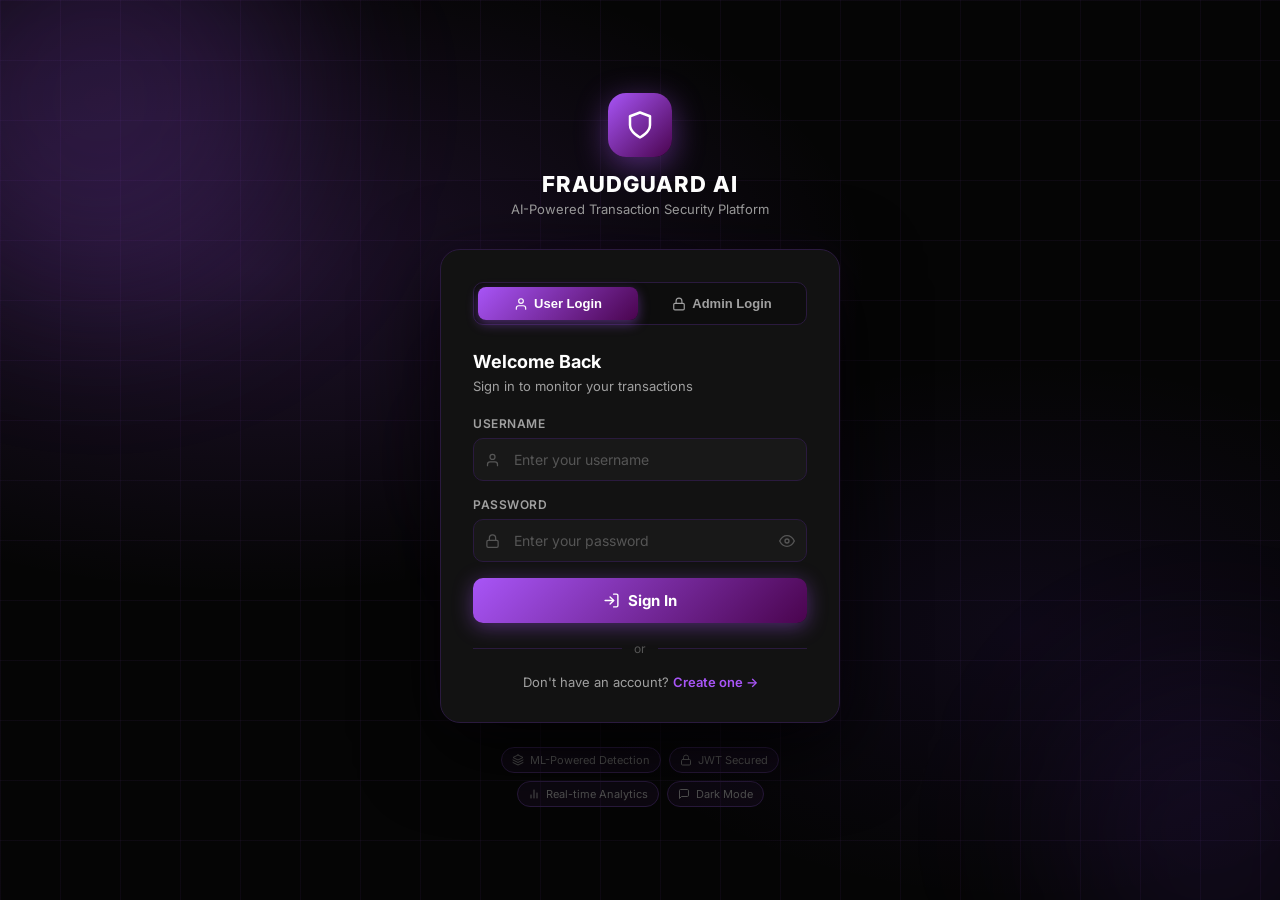
<file: ai-fraud-detection/frontend/index.html>
<!DOCTYPE html>
<html lang="en">
<head>
  <meta charset="UTF-8"/>
  <meta name="viewport" content="width=device-width, initial-scale=1.0"/>
  <title>Transactions — AI Fraud Detection</title>
  <meta name="description" content="Full transaction table with search, filter, ML scores, and CSV export"/>
  <link rel="stylesheet" href="css/style.css"/>
</head>
<body>

<!-- Sidebar -->
<aside class="sidebar">
  <div class="sidebar-logo">
    <div class="logo-icon">
      <svg viewBox="0 0 24 24"><path d="M12 22s8-4 8-10V5l-8-3-8 3v7c0 6 8 10 8 10z"/></svg>
    </div>
    <h1>FraudGuard AI</h1>
    <p>Detection Platform</p>
  </div>
  <nav>
    <div class="nav-section-label">Main</div>
    <a href="dashboard.html" class="nav-item">
      <span class="nav-icon"><svg viewBox="0 0 24 24"><rect x="3" y="3" width="7" height="7"/><rect x="14" y="3" width="7" height="7"/><rect x="14" y="14" width="7" height="7"/><rect x="3" y="14" width="7" height="7"/></svg></span>
      Dashboard
    </a>
    <a href="index.html" class="nav-item active">
      <span class="nav-icon"><svg viewBox="0 0 24 24"><line x1="8" y1="6" x2="21" y2="6"/><line x1="8" y1="12" x2="21" y2="12"/><line x1="8" y1="18" x2="21" y2="18"/><line x1="3" y1="6" x2="3.01" y2="6"/><line x1="3" y1="12" x2="3.01" y2="12"/><line x1="3" y1="18" x2="3.01" y2="18"/></svg></span>
      Transactions
    </a>
    <a href="add-transaction.html" class="nav-item">
      <span class="nav-icon"><svg viewBox="0 0 24 24"><circle cx="12" cy="12" r="10"/><line x1="12" y1="8" x2="12" y2="16"/><line x1="8" y1="12" x2="16" y2="12"/></svg></span>
      Add Transaction
    </a>
    <div class="nav-section-label admin-only">Analytics</div>
    <a href="model-stats.html" class="nav-item admin-only">
      <span class="nav-icon"><svg viewBox="0 0 24 24"><path d="M21 16V8a2 2 0 0 0-1-1.73l-7-4a2 2 0 0 0-2 0l-7 4A2 2 0 0 0 3 8v8a2 2 0 0 0 1 1.73l7 4a2 2 0 0 0 2 0l7-4A2 2 0 0 0 21 16z"/></svg></span>
      ML Model Stats
    </a>
    <div class="nav-section-label">Filters</div>
    <a href="index.html?filter=fraud" class="nav-item nav-filter-fraud">
      <span class="nav-icon">
        <svg viewBox="0 0 24 24">
          <polygon points="7.86 2 16.14 2 22 7.86 22 16.14 16.14 22 7.86 22 2 16.14 2 7.86 7.86 2"/>
          <line x1="12" y1="8" x2="12" y2="12"/>
          <line x1="12" y1="16" x2="12.01" y2="16"/>
        </svg>
      </span>
      Fraud Cases
    </a>
    <a href="index.html?filter=safe" class="nav-item nav-filter-safe">
      <span class="nav-icon">
        <svg viewBox="0 0 24 24">
          <path d="M12 22s8-4 8-10V5l-8-3-8 3v7c0 6 8 10 8 10z"/>
          <polyline points="9 12 11 14 15 10"/>
        </svg>
      </span>
      Safe Transactions
    </a>
  </nav>
  <div class="sidebar-footer">
    <button id="themeToggleBtn" onclick="toggleTheme()" class="btn btn-outline w-full" style="margin-bottom:12px; font-size:12px; padding:8px 12px; display:flex; justify-content:center; gap:6px; border-color:var(--border)">
      Light Mode
    </button>
    <div class="user-info">
      <div class="user-avatar"></div>
      <div>
        <div class="user-name username-display">—</div>
        <div class="user-role role-display badge" style="font-size:9px"></div>
      </div>
      <button class="logout-btn" onclick="logout()" title="Logout">
        <svg viewBox="0 0 24 24"><path d="M9 21H5a2 2 0 0 1-2-2V5a2 2 0 0 1 2-2h4"/><polyline points="16 17 21 12 16 7"/><line x1="21" y1="12" x2="9" y2="12"/></svg>
      </button>
    </div>
  </div>
</aside>

<!-- Main Content -->
<main class="main-content">
  <!-- Topbar -->
  <div class="topbar">
    <div>
      <h1 class="page-title">All Transactions</h1>
      <p class="page-subtitle">
        <span id="count-total">—</span> total &middot;
        <span id="count-fraud" class="text-fraud">—</span> fraud &middot;
        <span id="count-safe"  class="text-safe">—</span> safe
      </p>
    </div>
    <div class="topbar-actions">
      <button class="btn btn-outline" id="exportBtn">
        <svg viewBox="0 0 24 24"><path d="M21 15v4a2 2 0 0 1-2 2H5a2 2 0 0 1-2-2v-4"/><polyline points="7 10 12 15 17 10"/><line x1="12" y1="15" x2="12" y2="3"/></svg>
        Export CSV
      </button>
      <a href="add-transaction.html" class="btn btn-primary">
        <svg viewBox="0 0 24 24"><circle cx="12" cy="12" r="10"/><line x1="12" y1="8" x2="12" y2="16"/><line x1="8" y1="12" x2="16" y2="12"/></svg>
        Add Transaction
      </a>
    </div>
  </div>

  <!-- Filter Bar -->
  <div class="filter-bar">
    <div class="search-wrapper">
      <span class="search-icon">
        <svg viewBox="0 0 24 24"><circle cx="11" cy="11" r="8"/><line x1="21" y1="21" x2="16.65" y2="16.65"/></svg>
      </span>
      <input type="text" class="search-input" id="searchInput" placeholder="Search by ID, sender, receiver, location…"/>
    </div>
    <select class="filter-select" id="statusFilter">
      <option value="all">All Status</option>
      <option value="fraud">Fraud Only</option>
      <option value="safe">Safe Only</option>
    </select>
    <select class="filter-select" id="confidenceFilter">
      <option value="all">All Confidence</option>
      <option value="HIGH">HIGH Risk</option>
      <option value="MEDIUM">MEDIUM Risk</option>
      <option value="LOW">LOW Risk</option>
    </select>
  </div>

  <!-- Table -->
  <div class="card" style="padding:0">
    <div class="table-container">
      <table>
        <thead>
          <tr>
            <th>Transaction ID</th>
            <th>Sender / Location</th>
            <th>Receiver</th>
            <th>Amount</th>
            <th>ML Score</th>
            <th>Status</th>
            <th>Reasons</th>
            <th>Method</th>
            <th>Date</th>
            <th class="admin-only">Action</th>
          </tr>
        </thead>
        <tbody id="txnTableBody"></tbody>
      </table>
    </div>
    <div id="pagination" class="pagination"></div>
  </div>
</main>

<!-- Result Modal -->
<div id="resultModal" style="display:none;position:fixed;inset:0;background:rgba(0,0,0,0.7);z-index:1000;align-items:center;justify-content:center;backdrop-filter:blur(4px)">
  <div style="background:var(--bg-card);border:1px solid var(--border);border-radius:20px;padding:32px;max-width:480px;width:90%;position:relative">
    <button onclick="closeResultModal()" style="position:absolute;top:16px;right:16px;background:none;border:none;color:var(--text-secondary);font-size:20px;cursor:pointer">&times;</button>
    <h2 style="margin-bottom:20px;font-size:18px">Transaction Result</h2>
    <div id="result-status" style="margin-bottom:16px"></div>
    <div style="display:grid;grid-template-columns:1fr 1fr;gap:12px;margin-bottom:16px">
      <div><div style="font-size:11px;color:var(--text-secondary)">Transaction ID</div><div id="result-txn-id" style="font-size:13px;font-weight:600"></div></div>
      <div><div style="font-size:11px;color:var(--text-secondary)">Fraud Score</div><div id="result-score" style="font-size:24px;font-weight:800"></div></div>
      <div><div style="font-size:11px;color:var(--text-secondary)">Detection Method</div><div id="result-method" style="font-size:13px;font-weight:600"></div></div>
    </div>
    <div style="font-size:12px;color:var(--text-secondary);margin-bottom:8px;font-weight:600">RISK FACTORS</div>
    <ul id="result-reasons" style="list-style:none;padding:0"></ul>
    <button onclick="closeResultModal()" class="btn btn-primary w-full" style="margin-top:16px">Close</button>
  </div>
</div>

<script src="js/api.js"></script>
<script src="js/auth.js"></script>
<script src="js/transaction.js"></script>
<script>
  document.addEventListener('DOMContentLoaded', async () => {
    await initTransactionList();

    // Handle URL filter params — set dropdown AND re-apply filter
    const params = new URLSearchParams(location.search);
    const filter = params.get('filter');
    if (filter) {
      const sel = document.getElementById('statusFilter');
      if (sel) {
        sel.value = filter;
        applyFilters(); // actually re-render the table with the filter
      }

      // Highlight the active filter nav item
      document.querySelectorAll('.nav-filter-fraud, .nav-filter-safe').forEach(el => {
        el.classList.remove('active');
      });
      const activeLink = document.querySelector(`.nav-filter-${filter}`);
      if (activeLink) activeLink.classList.add('active');
    }
  });
</script>
</body>
</html>
</file>
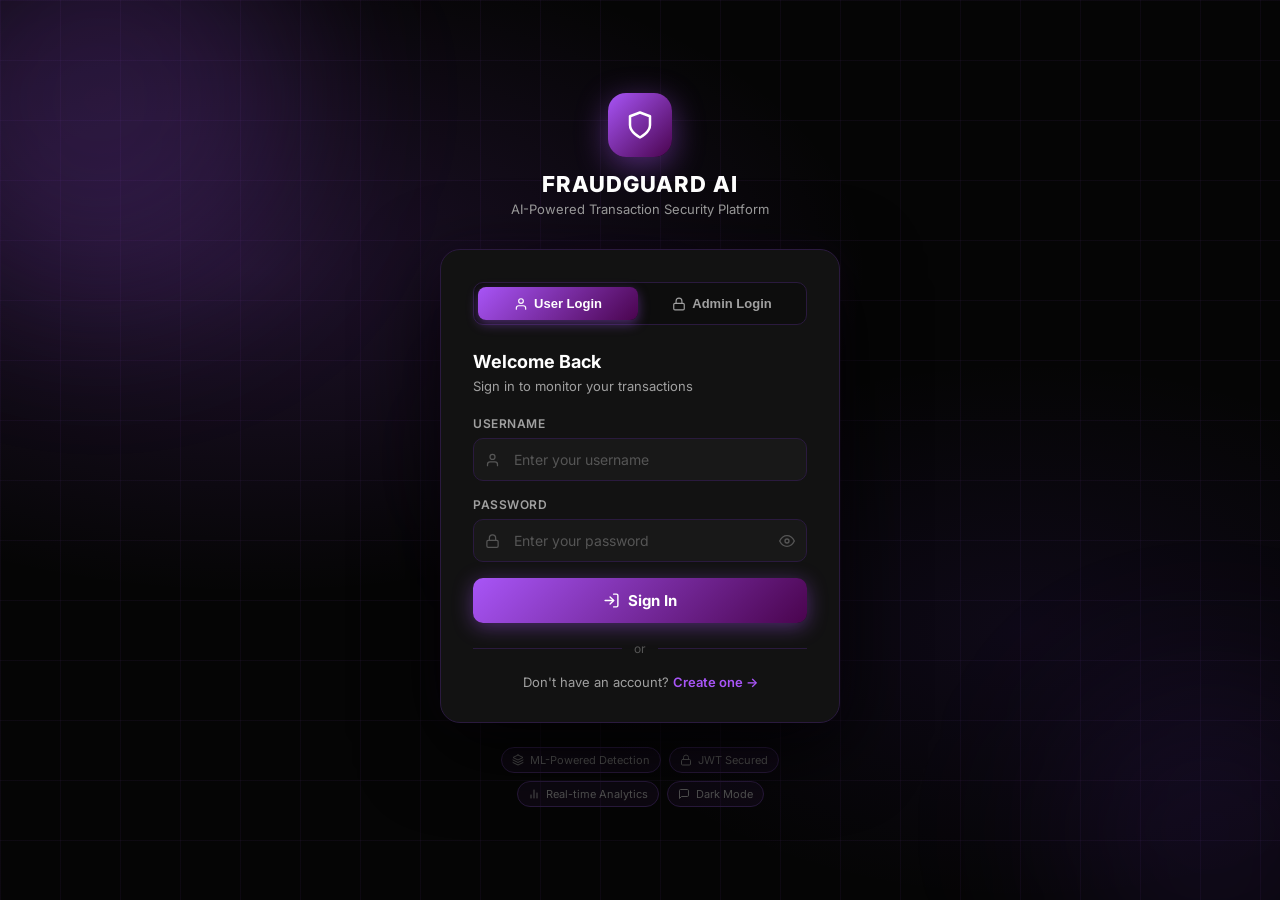
<file: ai-fraud-detection/frontend/add-transaction.html>
<!DOCTYPE html>
<html lang="en">
<head>
  <meta charset="UTF-8"/>
  <meta name="viewport" content="width=device-width, initial-scale=1.0"/>
  <title>Add Transaction — AI Fraud Detection</title>
  <meta name="description" content="Submit a new transaction for real-time ML fraud analysis"/>
  <link rel="stylesheet" href="css/style.css"/>
  <style>
    /* SVG Score Arc */
    .score-arc-svg { display:block; margin:0 auto; }
    #scoreArcFill {
      fill: none;
      stroke-width: 10;
      stroke-linecap: round;
      stroke-dasharray: 440;
      stroke-dashoffset: 440;
      transition: stroke-dashoffset 0.8s ease, stroke 0.4s ease;
      transform-origin: center;
      transform: rotate(-90deg);
    }
    #scoreArcBg { fill:none; stroke: var(--border); stroke-width:10; }

    .preview-card {
      background: var(--bg-secondary);
      border: 1px solid var(--border);
      border-radius: var(--radius-lg);
      padding: 24px;
      position: sticky; top: 20px;
    }
    .explanation-item {
      margin-bottom: 14px;
      animation: fadeIn 0.4s ease;
    }
    .form-grid-2 { display: grid; grid-template-columns: 1fr 1fr; gap: 16px; }
    @media (max-width:768px) { .form-grid-2 { grid-template-columns: 1fr; } }
    .page-layout { display: grid; grid-template-columns: 1fr 380px; gap: 24px; align-items: start; }
    @media (max-width:1100px) { .page-layout { grid-template-columns: 1fr; } }
  </style>
</head>
<body>

<!-- Sidebar -->
<aside class="sidebar">
  <div class="sidebar-logo">
    <div class="logo-icon">
      <svg viewBox="0 0 24 24"><path d="M12 22s8-4 8-10V5l-8-3-8 3v7c0 6 8 10 8 10z"/></svg>
    </div>
    <h1>FraudGuard AI</h1>
    <p>Detection Platform</p>
  </div>
  <nav>
    <div class="nav-section-label">Main</div>
    <a href="dashboard.html" class="nav-item">
      <span class="nav-icon"><svg viewBox="0 0 24 24"><rect x="3" y="3" width="7" height="7"/><rect x="14" y="3" width="7" height="7"/><rect x="14" y="14" width="7" height="7"/><rect x="3" y="14" width="7" height="7"/></svg></span>
      Dashboard
    </a>
    <a href="index.html" class="nav-item">
      <span class="nav-icon"><svg viewBox="0 0 24 24"><line x1="8" y1="6" x2="21" y2="6"/><line x1="8" y1="12" x2="21" y2="12"/><line x1="8" y1="18" x2="21" y2="18"/><line x1="3" y1="6" x2="3.01" y2="6"/><line x1="3" y1="12" x2="3.01" y2="12"/><line x1="3" y1="18" x2="3.01" y2="18"/></svg></span>
      Transactions
    </a>
    <a href="add-transaction.html" class="nav-item active">
      <span class="nav-icon"><svg viewBox="0 0 24 24"><circle cx="12" cy="12" r="10"/><line x1="12" y1="8" x2="12" y2="16"/><line x1="8" y1="12" x2="16" y2="12"/></svg></span>
      Add Transaction
    </a>
    <div class="nav-section-label">Analytics</div>
    <a href="model-stats.html" class="nav-item">
      <span class="nav-icon"><svg viewBox="0 0 24 24"><path d="M21 16V8a2 2 0 0 0-1-1.73l-7-4a2 2 0 0 0-2 0l-7 4A2 2 0 0 0 3 8v8a2 2 0 0 0 1 1.73l7 4a2 2 0 0 0 2 0l7-4A2 2 0 0 0 21 16z"/></svg></span>
      ML Model Stats
    </a>
    <div class="nav-section-label">Filters</div>
    <a href="index.html?filter=fraud" class="nav-item">
      <span class="nav-icon"><svg viewBox="0 0 24 24"><path d="M10.29 3.86L1.82 18a2 2 0 0 0 1.71 3h16.94a2 2 0 0 0 1.71-3L13.71 3.86a2 2 0 0 0-3.42 0z"/><line x1="12" y1="9" x2="12" y2="13"/><line x1="12" y1="17" x2="12.01" y2="17"/></svg></span>
      Fraud Cases
    </a>
    <a href="index.html?filter=safe" class="nav-item">
      <span class="nav-icon"><svg viewBox="0 0 24 24"><path d="M22 11.08V12a10 10 0 1 1-5.93-9.14"/><polyline points="22 4 12 14.01 9 11.01"/></svg></span>
      Safe Transactions
    </a>
  </nav>
  <div class="sidebar-footer">
    <button id="themeToggleBtn" onclick="toggleTheme()" class="btn btn-outline w-full" style="margin-bottom:12px; font-size:12px; padding:8px 12px; display:flex; justify-content:center; gap:6px; border-color:var(--border)">
      Light Mode
    </button>
    <div class="user-info">
      <div class="user-avatar"></div>
      <div>
        <div class="user-name username-display">—</div>
        <div class="user-role role-display badge" style="font-size:9px"></div>
      </div>
      <button class="logout-btn" onclick="logout()" title="Logout">
        <svg viewBox="0 0 24 24"><path d="M9 21H5a2 2 0 0 1-2-2V5a2 2 0 0 1 2-2h4"/><polyline points="16 17 21 12 16 7"/><line x1="21" y1="12" x2="9" y2="12"/></svg>
      </button>
    </div>
  </div>
</aside>

<!-- Main Content -->
<main class="main-content">
  <div class="topbar">
    <div>
      <h1 class="page-title">Add Transaction</h1>
      <p class="page-subtitle">Submit a transaction for real-time ML fraud analysis</p>
    </div>
  </div>

  <div class="page-layout">
    <!-- LEFT: Form -->
    <div class="card">
      <form id="addTxnForm">

        <!-- Transaction Info -->
        <div style="margin-bottom:20px;padding-bottom:20px;border-bottom:1px solid var(--border)">
          <div class="card-title">
            <svg viewBox="0 0 24 24" style="width:14px;height:14px;stroke:var(--accent-teal);fill:none;stroke-width:2;stroke-linecap:round;stroke-linejoin:round"><rect x="1" y="4" width="22" height="16" rx="2" ry="2"/><line x1="1" y1="10" x2="23" y2="10"/></svg>
            Transaction Details
          </div>
          <div class="form-group">
            <label class="form-label" for="transactionId">Transaction ID</label>
            <input type="text" id="transactionId" class="form-control" placeholder="Auto-generated" readonly
                   style="background:var(--bg-secondary);cursor:not-allowed;color:var(--accent-cyan)"/>
          </div>
          <div class="form-grid-2">
            <div class="form-group">
              <label class="form-label" for="sender">Sender Account</label>
              <input type="text" id="sender" class="form-control" placeholder="e.g. ACC001234" required/>
            </div>
            <div class="form-group">
              <label class="form-label" for="receiver">Receiver Account</label>
              <input type="text" id="receiver" class="form-control" placeholder="e.g. ACC005678" required/>
            </div>
          </div>
          <div class="form-grid-2">
            <div class="form-group">
              <label class="form-label" for="amount">Amount (&#8377;)</label>
              <input type="number" id="amount" class="form-control" placeholder="0.00"
                     min="1" step="0.01" required/>
            </div>
            <div class="form-group">
              <label class="form-label" for="transactionType">Transaction Type</label>
              <select id="transactionType" class="form-control">
                <option value="UPI">UPI</option>
                <option value="NEFT">NEFT</option>
                <option value="RTGS">RTGS</option>
                <option value="IMPS">IMPS</option>
                <option value="CARD">Card</option>
                <option value="ATM">ATM</option>
              </select>
            </div>
          </div>
          <div class="form-grid-2">
            <div class="form-group">
              <label class="form-label" for="location">Location</label>
              <input type="text" id="location" class="form-control" placeholder="e.g. Delhi"/>
            </div>
            <div class="form-group">
              <label class="form-label" for="ipAddress">IP Address</label>
              <input type="text" id="ipAddress" class="form-control" placeholder="e.g. 192.168.1.1"/>
            </div>
          </div>
        </div>

        <!-- Risk Signals -->
        <div style="margin-bottom:20px;padding-bottom:20px;border-bottom:1px solid var(--border)">
          <div class="card-title">
            <svg viewBox="0 0 24 24" style="width:14px;height:14px;stroke:var(--accent-yellow);fill:none;stroke-width:2;stroke-linecap:round;stroke-linejoin:round"><path d="M10.29 3.86L1.82 18a2 2 0 0 0 1.71 3h16.94a2 2 0 0 0 1.71-3L13.71 3.86a2 2 0 0 0-3.42 0z"/><line x1="12" y1="9" x2="12" y2="13"/><line x1="12" y1="17" x2="12.01" y2="17"/></svg>
            Risk Signals
          </div>
          <div class="form-grid-2">
            <div class="form-group">
              <label class="form-label" for="hour">Transaction Hour (0&ndash;23)</label>
              <input type="number" id="hour" class="form-control" min="0" max="23"
                     placeholder="e.g. 2 (2 AM)" value="12"/>
            </div>
            <div class="form-group">
              <label class="form-label" for="loginAttempts">Login Attempts</label>
              <input type="number" id="loginAttempts" class="form-control" min="1" max="20"
                     placeholder="e.g. 5" value="1"/>
            </div>
            <div class="form-group">
              <label class="form-label" for="accountAge">Account Age (months)</label>
              <input type="number" id="accountAge" class="form-control" min="0"
                     placeholder="e.g. 2" value="12"/>
            </div>
            <div class="form-group">
              <label class="form-label" for="device">Device</label>
              <select id="device" class="form-control">
                <option value="Known">Known Device</option>
                <option value="New">New Device</option>
              </select>
            </div>
          </div>
        </div>

        <button type="submit" class="btn btn-primary w-full" id="submitTxnBtn" style="padding:14px">
          <svg viewBox="0 0 24 24"><line x1="22" y1="2" x2="11" y2="13"/><polygon points="22 2 15 22 11 13 2 9 22 2"/></svg>
          Submit &amp; Analyse
        </button>
      </form>
    </div>

    <!-- RIGHT: ML Preview -->
    <div class="preview-card" id="mlPreviewSection" style="display:none">
      <div class="card-title">
        <svg viewBox="0 0 24 24" style="width:14px;height:14px;stroke:var(--accent-teal);fill:none;stroke-width:2;stroke-linecap:round;stroke-linejoin:round"><path d="M21 16V8a2 2 0 0 0-1-1.73l-7-4a2 2 0 0 0-2 0l-7 4A2 2 0 0 0 3 8v8a2 2 0 0 0 1 1.73l7 4a2 2 0 0 0 2 0l7-4A2 2 0 0 0 21 16z"/></svg>
        Real-Time ML Preview
      </div>

      <!-- Score Arc -->
      <div style="text-align:center;margin-bottom:20px">
        <svg class="score-arc-svg" width="160" height="160" viewBox="0 0 160 160">
          <circle id="scoreArcBg"  cx="80" cy="80" r="70"/>
          <circle id="scoreArcFill" cx="80" cy="80" r="70"/>
        </svg>
        <div style="margin-top:-130px;padding-bottom:90px">
          <div id="preview-score" style="font-size:42px;font-weight:800;line-height:1">0</div>
          <div style="font-size:12px;color:var(--text-secondary);margin-top:4px">Fraud Score</div>
        </div>
        <div style="margin-top:8px">
          <div id="preview-status"></div>
          <div style="margin-top:6px;font-size:13px;color:var(--text-secondary)">
            Probability: <strong id="preview-pct" style="color:var(--text-primary)">—</strong>
            &middot; <strong id="preview-conf" style="color:var(--accent-yellow)">—</strong>
          </div>
        </div>
      </div>

      <!-- Explanation -->
      <div style="border-top:1px solid var(--border);padding-top:16px">
        <div style="font-size:12px;font-weight:600;color:var(--text-secondary);text-transform:uppercase;letter-spacing:0.5px;margin-bottom:12px">
          Top Risk Factors
        </div>
        <div id="preview-reasons">
          <div style="color:var(--text-muted);font-size:13px">Enter transaction details to see ML analysis…</div>
        </div>
      </div>

      <div style="margin-top:16px;padding:10px;background:rgba(20,184,166,0.06);border-radius:8px;border:1px solid rgba(20,184,166,0.15)">
        <div style="font-size:11px;color:#5eead4">
          Live preview from the ML model. Final score = ML (70%) + Rules (30%).
        </div>
      </div>
    </div>

    <!-- Placeholder when no preview -->
    <div id="previewPlaceholder" class="preview-card" style="text-align:center;padding:40px">
      <div style="margin-bottom:16px;display:flex;justify-content:center">
        <svg viewBox="0 0 24 24" style="width:48px;height:48px;stroke:var(--accent-teal);fill:none;stroke-width:1.5;stroke-linecap:round;stroke-linejoin:round"><path d="M21 16V8a2 2 0 0 0-1-1.73l-7-4a2 2 0 0 0-2 0l-7 4A2 2 0 0 0 3 8v8a2 2 0 0 0 1 1.73l7 4a2 2 0 0 0 2 0l7-4A2 2 0 0 0 21 16z"/><polyline points="3.27 6.96 12 12.01 20.73 6.96"/><line x1="12" y1="22.08" x2="12" y2="12"/></svg>
      </div>
      <div style="font-size:15px;font-weight:600;margin-bottom:8px">ML Preview</div>
      <div style="font-size:13px;color:var(--text-secondary)">
        Start filling the form and the AI model will predict fraud probability in real-time.
      </div>
      <div style="margin-top:24px;display:flex;flex-direction:column;gap:10px">
        <div style="display:flex;align-items:center;gap:10px;background:var(--bg-input);padding:12px;border-radius:10px">
          <svg viewBox="0 0 24 24" style="width:20px;height:20px;stroke:var(--accent-blue);fill:none;stroke-width:2;stroke-linecap:round;stroke-linejoin:round;flex-shrink:0"><path d="M21 12.79A9 9 0 1 1 11.21 3 7 7 0 0 0 21 12.79z"/></svg>
          <div style="text-align:left;font-size:12px">
            <div style="font-weight:600">Night Transactions</div>
            <div style="color:var(--text-muted)">Hours 0–5 AM are high risk</div>
          </div>
        </div>
        <div style="display:flex;align-items:center;gap:10px;background:var(--bg-input);padding:12px;border-radius:10px">
          <svg viewBox="0 0 24 24" style="width:20px;height:20px;stroke:var(--accent-teal);fill:none;stroke-width:2;stroke-linecap:round;stroke-linejoin:round;flex-shrink:0"><path d="M6 3h12"/><path d="M6 8h12"/><path d="M6 13h3c2.66 0 5-1.79 5-4s-2.34-4-5-4H6"/><path d="M13 13l5 8"/></svg>
          <div style="text-align:left;font-size:12px">
            <div style="font-weight:600">Large Amounts</div>
            <div style="color:var(--text-muted)">&#8377;50,000+ increases risk score</div>
          </div>
        </div>
        <div style="display:flex;align-items:center;gap:10px;background:var(--bg-input);padding:12px;border-radius:10px">
          <svg viewBox="0 0 24 24" style="width:20px;height:20px;stroke:var(--accent-yellow);fill:none;stroke-width:2;stroke-linecap:round;stroke-linejoin:round;flex-shrink:0"><rect x="3" y="11" width="18" height="11" rx="2" ry="2"/><path d="M7 11V7a5 5 0 0 1 10 0v4"/></svg>
          <div style="text-align:left;font-size:12px">
            <div style="font-weight:600">Multiple Login Attempts</div>
            <div style="color:var(--text-muted)">3+ attempts = suspicious</div>
          </div>
        </div>
      </div>
    </div>
  </div>
</main>

<!-- Result Modal -->
<div id="resultModal" style="display:none;position:fixed;inset:0;background:rgba(0,0,0,0.75);z-index:1000;align-items:center;justify-content:center;backdrop-filter:blur(6px)">
  <div class="card" style="max-width:520px;width:90%;position:relative;padding:36px;border-radius:20px;animation:fadeIn 0.3s ease">
    <button onclick="closeResultModal()" style="position:absolute;top:16px;right:16px;background:none;border:none;color:var(--text-secondary);font-size:22px;cursor:pointer">&times;</button>
    <h2 style="margin-bottom:6px;font-size:20px">Analysis Complete</h2>
    <p style="color:var(--text-secondary);font-size:13px;margin-bottom:20px">ML + Rule-based fraud analysis result</p>
    <div id="result-status" style="margin-bottom:20px"></div>
    <div style="display:grid;grid-template-columns:1fr 1fr 1fr;gap:12px;margin-bottom:20px">
      <div style="background:var(--bg-secondary);padding:14px;border-radius:10px;text-align:center">
        <div style="font-size:11px;color:var(--text-secondary);margin-bottom:4px">FRAUD SCORE</div>
        <div id="result-score" style="font-size:26px;font-weight:800"></div>
      </div>
      <div style="background:var(--bg-secondary);padding:14px;border-radius:10px;text-align:center">
        <div style="font-size:11px;color:var(--text-secondary);margin-bottom:4px">METHOD</div>
        <div id="result-method" style="font-size:13px;font-weight:600;margin-top:4px"></div>
      </div>
      <div style="background:var(--bg-secondary);padding:14px;border-radius:10px;text-align:center">
        <div style="font-size:11px;color:var(--text-secondary);margin-bottom:4px">TRANSACTION</div>
        <div id="result-txn-id" style="font-size:11px;font-weight:600;color:var(--accent-cyan);margin-top:4px;word-break:break-all"></div>
      </div>
    </div>
    <div style="font-size:12px;font-weight:600;color:var(--text-secondary);margin-bottom:8px;text-transform:uppercase;letter-spacing:0.5px">Why flagged?</div>
    <ul id="result-reasons" style="list-style:none;padding:0;margin-bottom:20px"></ul>
    <div style="display:flex;gap:10px">
      <button onclick="closeResultModal()" class="btn btn-outline" style="flex:1">Close</button>
      <a href="index.html" class="btn btn-primary" style="flex:1;text-align:center">View All Transactions</a>
    </div>
  </div>
</div>

<script src="js/api.js"></script>
<script src="js/auth.js"></script>
<script src="js/transaction.js"></script>
<script>
  document.addEventListener('DOMContentLoaded', () => {
    initAddTransaction();

    // Show/hide preview panels
    const form = document.getElementById('addTxnForm');
    form.addEventListener('input', () => {
      const amount = document.getElementById('amount')?.value;
      if (amount > 0) {
        document.getElementById('mlPreviewSection').style.display = 'block';
        document.getElementById('previewPlaceholder').style.display = 'none';
      }
    });
  });
</script>
</body>
</html>
</file>
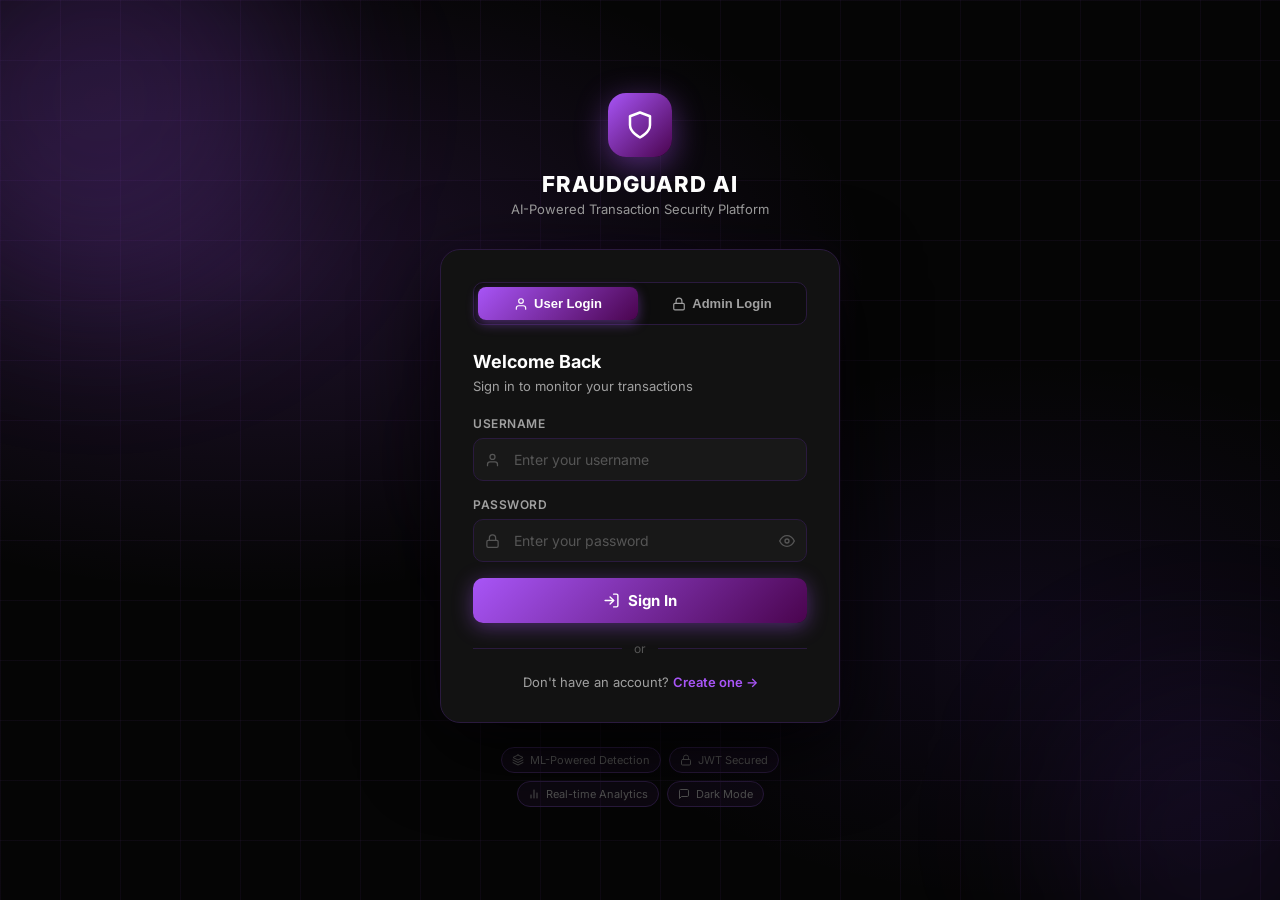
<file: ai-fraud-detection/frontend/login.html>
<!DOCTYPE html>
<html lang="en">
<head>
  <meta charset="UTF-8"/>
  <meta name="viewport" content="width=device-width, initial-scale=1.0"/>
  <title>Sign In — AI Fraud Detection</title>
  <meta name="description" content="Sign in to the AI-Powered Bank Transaction Fraud Detection System"/>
  <link rel="stylesheet" href="css/auth.css"/>
</head>
<body>

<div class="auth-bg">
  <div class="auth-grid"></div>
  <div class="orb orb-1"></div>
  <div class="orb orb-2"></div>
  <div class="orb orb-3"></div>
</div>

<div class="auth-container">
  <!-- Logo -->
  <div class="auth-logo">
    <div class="auth-logo-icon">
      <svg viewBox="0 0 24 24"><path d="M12 22s8-4 8-10V5l-8-3-8 3v7c0 6 8 10 8 10z"/></svg>
    </div>
    <h1>FraudGuard AI</h1>
    <p>AI-Powered Transaction Security Platform</p>
  </div>

  <!-- Card -->
  <div class="auth-card">
    <!-- Tabs -->
    <div class="auth-tabs">
      <button class="auth-tab active" id="tabUser"  onclick="switchTab('user')">
        <svg viewBox="0 0 24 24"><path d="M20 21v-2a4 4 0 0 0-4-4H8a4 4 0 0 0-4 4v2"/><circle cx="12" cy="7" r="4"/></svg>
        User Login
      </button>
      <button class="auth-tab"        id="tabAdmin" onclick="switchTab('admin')">
        <svg viewBox="0 0 24 24"><rect x="3" y="11" width="18" height="11" rx="2" ry="2"/><path d="M7 11V7a5 5 0 0 1 10 0v4"/></svg>
        Admin Login
      </button>
    </div>

    <!-- Alert -->
    <div class="auth-alert" id="loginAlert"><span></span></div>

    <!-- Form -->
    <form id="loginForm" onsubmit="handleLogin(event)">
      <h2 class="auth-form-title" id="loginTitle">Welcome Back</h2>
      <p class="auth-form-sub">Sign in to monitor your transactions</p>

      <!-- Username -->
      <div class="form-group">
        <label class="form-label" for="loginUsername">Username</label>
        <div class="input-wrapper">
          <span class="input-icon">
            <svg viewBox="0 0 24 24"><path d="M20 21v-2a4 4 0 0 0-4-4H8a4 4 0 0 0-4 4v2"/><circle cx="12" cy="7" r="4"/></svg>
          </span>
          <input type="text" id="loginUsername" class="auth-input"
                 placeholder="Enter your username" autocomplete="username" required/>
        </div>
      </div>

      <!-- Password -->
      <div class="form-group">
        <label class="form-label" for="loginPassword">Password</label>
        <div class="input-wrapper">
          <span class="input-icon">
            <svg viewBox="0 0 24 24"><rect x="3" y="11" width="18" height="11" rx="2" ry="2"/><path d="M7 11V7a5 5 0 0 1 10 0v4"/></svg>
          </span>
          <input type="password" id="loginPassword" class="auth-input"
                 placeholder="Enter your password" autocomplete="current-password" required/>
          <button type="button" class="toggle-password" onclick="togglePwd('loginPassword')">
            <svg viewBox="0 0 24 24"><path d="M1 12s4-8 11-8 11 8 11 8-4 8-11 8-11-8-11-8z"/><circle cx="12" cy="12" r="3"/></svg>
          </button>
        </div>
      </div>


      <button type="submit" class="auth-btn" id="loginBtn">
        <svg viewBox="0 0 24 24"><path d="M15 3h4a2 2 0 0 1 2 2v14a2 2 0 0 1-2 2h-4"/><polyline points="10 17 15 12 10 7"/><line x1="15" y1="12" x2="3" y2="12"/></svg>
        Sign In
      </button>
    </form>

    <div class="auth-divider">or</div>
    <div class="auth-switch">
      Don't have an account? <a onclick="location.href='register.html'">Create one &rarr;</a>
    </div>
  </div>

  <!-- Features -->
  <div class="auth-features">
    <div class="auth-feature">
      <svg viewBox="0 0 24 24"><path d="M12 2L2 7l10 5 10-5-10-5zM2 17l10 5 10-5M2 12l10 5 10-5"/></svg>
      ML-Powered Detection
    </div>
    <div class="auth-feature">
      <svg viewBox="0 0 24 24"><rect x="3" y="11" width="18" height="11" rx="2" ry="2"/><path d="M7 11V7a5 5 0 0 1 10 0v4"/></svg>
      JWT Secured
    </div>
    <div class="auth-feature">
      <svg viewBox="0 0 24 24"><line x1="18" y1="20" x2="18" y2="10"/><line x1="12" y1="20" x2="12" y2="4"/><line x1="6" y1="20" x2="6" y2="14"/></svg>
      Real-time Analytics
    </div>
    <div class="auth-feature">
      <svg viewBox="0 0 24 24"><path d="M21 15a2 2 0 0 1-2 2H7l-4 4V5a2 2 0 0 1 2-2h14a2 2 0 0 1 2 2z"/></svg>
      Dark Mode
    </div>
  </div>
</div>

<script src="js/api.js"></script>
<script src="js/auth.js"></script>
<script>
  // Redirect if already logged in
  if (localStorage.getItem('authToken')) location.href = 'dashboard.html';

  let currentTab = 'user';

  function switchTab(tab) {
    currentTab = tab;
    document.getElementById('tabUser').classList.toggle('active', tab === 'user');
    document.getElementById('tabAdmin').classList.toggle('active', tab === 'admin');

    if (tab === 'admin') {
      document.getElementById('loginTitle').textContent = 'Admin Access';
    } else {
      document.getElementById('loginTitle').textContent = 'Welcome Back';
    }
  }

  function togglePwd(id) {
    const inp = document.getElementById(id);
    inp.type = inp.type === 'password' ? 'text' : 'password';
  }
</script>
</body>
</html>
</file>
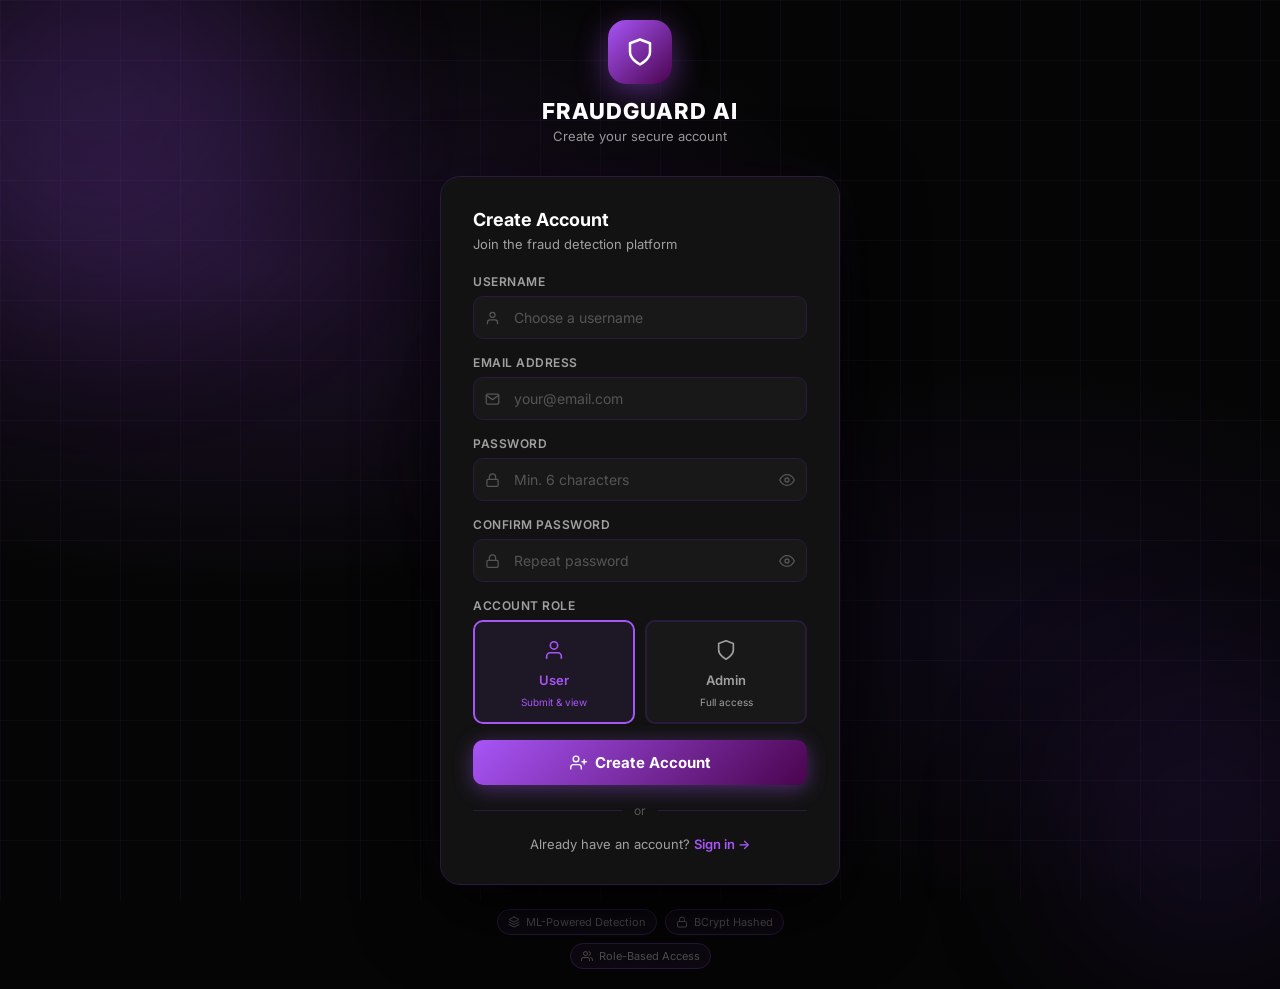
<file: ai-fraud-detection/frontend/register.html>
<!DOCTYPE html>
<html lang="en">
<head>
  <meta charset="UTF-8"/>
  <meta name="viewport" content="width=device-width, initial-scale=1.0"/>
  <title>Register — AI Fraud Detection</title>
  <meta name="description" content="Create your account on the AI-Powered Bank Transaction Fraud Detection System"/>
  <link rel="stylesheet" href="css/auth.css"/>
</head>
<body>

<div class="auth-bg">
  <div class="auth-grid"></div>
  <div class="orb orb-1"></div>
  <div class="orb orb-2"></div>
  <div class="orb orb-3"></div>
</div>

<div class="auth-container">
  <!-- Logo -->
  <div class="auth-logo">
    <div class="auth-logo-icon">
      <svg viewBox="0 0 24 24"><path d="M12 22s8-4 8-10V5l-8-3-8 3v7c0 6 8 10 8 10z"/></svg>
    </div>
    <h1>FraudGuard AI</h1>
    <p>Create your secure account</p>
  </div>

  <!-- Card -->
  <div class="auth-card">
    <h2 class="auth-form-title">Create Account</h2>
    <p class="auth-form-sub">Join the fraud detection platform</p>

    <!-- Alert -->
    <div class="auth-alert" id="registerAlert"><span></span></div>

    <form id="registerForm" onsubmit="handleRegister(event)">
      <!-- Username -->
      <div class="form-group">
        <label class="form-label" for="regUsername">Username</label>
        <div class="input-wrapper">
          <span class="input-icon">
            <svg viewBox="0 0 24 24"><path d="M20 21v-2a4 4 0 0 0-4-4H8a4 4 0 0 0-4 4v2"/><circle cx="12" cy="7" r="4"/></svg>
          </span>
          <input type="text" id="regUsername" class="auth-input"
                 placeholder="Choose a username" autocomplete="username" required/>
        </div>
      </div>

      <!-- Email -->
      <div class="form-group">
        <label class="form-label" for="regEmail">Email Address</label>
        <div class="input-wrapper">
          <span class="input-icon">
            <svg viewBox="0 0 24 24"><path d="M4 4h16c1.1 0 2 .9 2 2v12c0 1.1-.9 2-2 2H4c-1.1 0-2-.9-2-2V6c0-1.1.9-2 2-2z"/><polyline points="22,6 12,13 2,6"/></svg>
          </span>
          <input type="email" id="regEmail" class="auth-input"
                 placeholder="your@email.com" autocomplete="email" required/>
        </div>
      </div>

      <!-- Password -->
      <div class="form-group">
        <label class="form-label" for="regPassword">Password</label>
        <div class="input-wrapper">
          <span class="input-icon">
            <svg viewBox="0 0 24 24"><rect x="3" y="11" width="18" height="11" rx="2" ry="2"/><path d="M7 11V7a5 5 0 0 1 10 0v4"/></svg>
          </span>
          <input type="password" id="regPassword" class="auth-input"
                 placeholder="Min. 6 characters" autocomplete="new-password" required/>
          <button type="button" class="toggle-password" onclick="togglePwd('regPassword')">
            <svg viewBox="0 0 24 24"><path d="M1 12s4-8 11-8 11 8 11 8-4 8-11 8-11-8-11-8z"/><circle cx="12" cy="12" r="3"/></svg>
          </button>
        </div>
      </div>

      <!-- Confirm Password -->
      <div class="form-group">
        <label class="form-label" for="regConfirm">Confirm Password</label>
        <div class="input-wrapper">
          <span class="input-icon">
            <svg viewBox="0 0 24 24"><rect x="3" y="11" width="18" height="11" rx="2" ry="2"/><path d="M7 11V7a5 5 0 0 1 10 0v4"/></svg>
          </span>
          <input type="password" id="regConfirm" class="auth-input"
                 placeholder="Repeat password" autocomplete="new-password" required/>
          <button type="button" class="toggle-password" onclick="togglePwd('regConfirm')">
            <svg viewBox="0 0 24 24"><path d="M1 12s4-8 11-8 11 8 11 8-4 8-11 8-11-8-11-8z"/><circle cx="12" cy="12" r="3"/></svg>
          </button>
        </div>
      </div>

      <!-- Role Selection -->
      <div class="form-group">
        <label class="form-label">Account Role</label>
        <div class="role-group">
          <div>
            <input type="radio" name="role" id="roleUser" value="USER" class="role-option" checked/>
            <label for="roleUser" class="role-label">
              <span class="role-icon">
                <svg viewBox="0 0 24 24"><path d="M20 21v-2a4 4 0 0 0-4-4H8a4 4 0 0 0-4 4v2"/><circle cx="12" cy="7" r="4"/></svg>
              </span>
              <span>User</span>
              <small style="font-size:10px;color:var(--text-muted);font-weight:400">Submit &amp; view</small>
            </label>
          </div>
          <div>
            <input type="radio" name="role" id="roleAdmin" value="ADMIN" class="role-option"/>
            <label for="roleAdmin" class="role-label">
              <span class="role-icon">
                <svg viewBox="0 0 24 24"><path d="M12 22s8-4 8-10V5l-8-3-8 3v7c0 6 8 10 8 10z"/></svg>
              </span>
              <span>Admin</span>
              <small style="font-size:10px;color:var(--text-muted);font-weight:400">Full access</small>
            </label>
          </div>
        </div>
      </div>

      <button type="submit" class="auth-btn" id="registerBtn">
        <svg viewBox="0 0 24 24"><path d="M16 21v-2a4 4 0 0 0-4-4H5a4 4 0 0 0-4 4v2"/><circle cx="8.5" cy="7" r="4"/><line x1="20" y1="8" x2="20" y2="14"/><line x1="23" y1="11" x2="17" y2="11"/></svg>
        Create Account
      </button>
    </form>

    <div class="auth-divider">or</div>
    <div class="auth-switch">
      Already have an account? <a onclick="location.href='login.html'">Sign in &rarr;</a>
    </div>
  </div>

  <!-- Features -->
  <div class="auth-features">
    <div class="auth-feature">
      <svg viewBox="0 0 24 24"><path d="M12 2L2 7l10 5 10-5-10-5zM2 17l10 5 10-5M2 12l10 5 10-5"/></svg>
      ML-Powered Detection
    </div>
    <div class="auth-feature">
      <svg viewBox="0 0 24 24"><rect x="3" y="11" width="18" height="11" rx="2" ry="2"/><path d="M7 11V7a5 5 0 0 1 10 0v4"/></svg>
      BCrypt Hashed
    </div>
    <div class="auth-feature">
      <svg viewBox="0 0 24 24"><path d="M17 21v-2a4 4 0 0 0-4-4H5a4 4 0 0 0-4 4v2"/><circle cx="9" cy="7" r="4"/><path d="M23 21v-2a4 4 0 0 0-3-3.87"/><path d="M16 3.13a4 4 0 0 1 0 7.75"/></svg>
      Role-Based Access
    </div>
  </div>
</div>

<script src="js/api.js"></script>
<script src="js/auth.js"></script>
<script>
  if (localStorage.getItem('authToken')) location.href = 'dashboard.html';

  function togglePwd(id) {
    const inp = document.getElementById(id);
    inp.type = inp.type === 'password' ? 'text' : 'password';
  }
</script>
</body>
</html>
</file>
<file: ai-fraud-detection/frontend/css/style.css>
/* ═══════════════════════════════════════════════════════════
   style.css — Global Design System (Red & Black Cyberpunk Theme)
   AI Fraud Detection System
═══════════════════════════════════════════════════════════ */

@import url('https://fonts.googleapis.com/css2?family=Inter:wght@300;400;500;600;700;800&display=swap');

/* ── CSS Variables (Purple & Black Cyberpunk Theme) ─────────── */
:root {
  --bg-primary:     #050505; /* True Black */
  --bg-secondary:   #0d0d0d; /* Very dark gray for sidebar */
  --bg-card:        #121212; /* Dark card background */
  --bg-card-hover:  #1a1a1a; /* Card hover state */
  --bg-input:       #181818; /* Input fields */

  --accent-blue:    #00bcd4; /* Cyan */
  --accent-cyan:    #00e5ff; /* Cyan bright */
  --accent-purple:  #a855f7; /* Violet / Purple */
  --accent-green:   #10b981; /* Standard Green */
  --accent-red:     #ff003c; /* Cyber Red for alerts */
  --accent-yellow:  #ffb300; /* Yellow */
  --accent-orange:  #ff5722; /* Orange */
  --accent-teal:    #a855f7; /* Primary Purple Highlight */

  --text-primary:   #ffffff; /* White */
  --text-secondary: #a0a0a0; /* Medium gray */
  --text-muted:     #555555; /* Dark gray */

  --border:         #222222; /* Tight dark border */
  --border-glow:    rgba(168,85,247,0.3);

  --chart-grid:     #222222;
  --chart-ticks:    #a0a0a0;
  --chart-labels:   #ffffff;

  --radius-sm:  4px;
  --radius-md:  8px;
  --radius-lg:  14px;
  --radius-xl:  20px;

  --shadow-sm:  0 2px 8px rgba(0,0,0,0.8);
  --shadow-md:  0 4px 20px rgba(0,0,0,0.9);
  --shadow-lg:  0 8px 40px rgba(0,0,0,0.95);
  --shadow-glow: 0 0 25px rgba(168,85,247,0.15);

  --transition: all 0.2s ease-in-out;
}

/* ── Light Theme Overrides ───────────────────────────────── */
:root.theme-light {
  --bg-primary:     #f8fafc; /* Light gray-blue canvas */
  --bg-secondary:   #ffffff; /* White sidebar */
  --bg-card:        #ffffff; /* White cards */
  --bg-card-hover:  #f1f5f9; /* Subtle gray hover */
  --bg-input:       #f8fafc; /* Input background */

  --accent-blue:    #0284c7;
  --accent-cyan:    #0db488;
  --accent-purple:  #7c3aed; /* Purple */
  --accent-green:   #059669;
  --accent-red:     #dc2626; /* Crimson Red for Light bg */
  --accent-yellow:  #d97706;
  --accent-orange:  #ea580c;
  --accent-teal:    #7c3aed; /* Primary Purple Highlight */

  --text-primary:   #0f172a; /* Dark gray */
  --text-secondary: #475569; /* Slate secondary */
  --text-muted:     #94a3b8; /* Slate light */

  --border:         #e2e8f0; /* Light gray borders */
  --border-glow:    rgba(124,58,237,0.12);
  
  --chart-grid:     #e2e8f0;
  --chart-ticks:    #475569;
  --chart-labels:   #0f172a;

  --shadow-sm:  0 1px 3px rgba(0,0,0,0.05);
  --shadow-md:  0 4px 6px -1px rgba(0,0,0,0.05), 0 2px 4px -1px rgba(0,0,0,0.03);
  --shadow-lg:  0 10px 15px -3px rgba(0,0,0,0.05), 0 4px 6px -2px rgba(0,0,0,0.02);
  --shadow-glow: 0 0 20px rgba(124,58,237,0.05);
}

/* ── Reset ─────────────────────────────────────────────── */
*, *::before, *::after { box-sizing: border-box; margin: 0; padding: 0; }
html { scroll-behavior: smooth; }
body {
  font-family: 'Inter', system-ui, sans-serif;
  background: var(--bg-primary);
  color: var(--text-primary);
  min-height: 100vh;
  line-height: 1.6;
  -webkit-font-smoothing: antialiased;
}
a { color: inherit; text-decoration: none; }
button { cursor: pointer; font-family: inherit; }
input, select, textarea { font-family: inherit; }
img, svg { display: block; }

/* ── Scrollbar ─────────────────────────────────────────── */
::-webkit-scrollbar { width: 6px; height: 6px; }
::-webkit-scrollbar-track { background: var(--bg-primary); }
::-webkit-scrollbar-thumb { background: var(--border); border-radius: 3px; }
::-webkit-scrollbar-thumb:hover { background: var(--accent-teal); }

/* ── Sidebar ───────────────────────────────────────────── */
.sidebar {
  position: fixed;
  left: 0; top: 0;
  width: 240px; height: 100vh;
  background: var(--bg-secondary);
  border-right: 1px solid var(--border);
  display: flex;
  flex-direction: column;
  z-index: 100;
  overflow-y: auto;
}

.sidebar-logo {
  padding: 24px 20px 20px;
  border-bottom: 1px solid var(--border);
}
.sidebar-logo .logo-icon {
  width: 40px; height: 40px;
  background: linear-gradient(135deg, var(--accent-teal), #4a044e);
  border-radius: var(--radius-md);
  display: flex; align-items: center; justify-content: center;
  margin-bottom: 10px;
  box-shadow: 0 4px 15px var(--border-glow);
}
.sidebar-logo .logo-icon svg {
  width: 22px; height: 22px;
  color: white;
  stroke: white;
}
.sidebar-logo h1 { font-size: 14px; font-weight: 700; color: var(--text-primary); text-transform: uppercase; letter-spacing: 0.5px; }
.sidebar-logo p  { font-size: 11px; color: var(--text-secondary); margin-top: 2px; }

.nav-section-label {
  font-size: 10px;
  font-weight: 600;
  color: var(--text-muted);
  text-transform: uppercase;
  letter-spacing: 1.5px;
  padding: 16px 20px 6px;
}

.nav-item {
  display: flex;
  align-items: center;
  gap: 12px;
  padding: 10px 20px;
  color: var(--text-secondary);
  font-size: 13px;
  font-weight: 500;
  transition: var(--transition);
  position: relative;
  margin: 1px 8px;
  border-radius: var(--radius-sm);
}
.nav-item:hover { background: var(--bg-card); color: var(--text-primary); }
.nav-item.active {
  background: var(--border-glow);
  color: var(--accent-teal);
}
.nav-item.active::before {
  content: '';
  position: absolute;
  left: -8px; top: 50%;
  transform: translateY(-50%);
  width: 3px; height: 20px;
  background: var(--accent-teal);
  border-radius: 2px;
}
.nav-icon {
  width: 20px; height: 20px;
  display: flex; align-items: center; justify-content: center;
  flex-shrink: 0;
}
.nav-icon svg {
  width: 16px; height: 16px;
  stroke: currentColor;
  fill: none;
  stroke-width: 2;
  stroke-linecap: round;
  stroke-linejoin: round;
}

/* ── Filter Nav Items (colored per type) ───────────────── */
.nav-filter-fraud:hover { color: var(--accent-red) !important; }
.nav-filter-fraud.active {
  background: rgba(255,0,60,0.10) !important;
  color: var(--accent-red) !important;
}
.nav-filter-fraud.active::before { background: var(--accent-red) !important; }

.nav-filter-safe:hover { color: var(--accent-green) !important; }
.nav-filter-safe.active {
  background: rgba(16,185,129,0.10) !important;
  color: var(--accent-green) !important;
}
.nav-filter-safe.active::before { background: var(--accent-green) !important; }

.sidebar-footer {
  margin-top: auto;
  padding: 16px;
  border-top: 1px solid var(--border);
}
.user-info {
  display: flex; align-items: center; gap: 10px;
  padding: 10px;
  background: var(--bg-card);
  border-radius: var(--radius-md);
  border: 1px solid var(--border);
}
.user-avatar {
  width: 34px; height: 34px;
  background: linear-gradient(135deg, var(--accent-teal), #4a044e);
  border-radius: 50%;
  display: flex; align-items: center; justify-content: center;
  font-size: 14px; font-weight: 700;
  color: white;
  flex-shrink: 0;
}
.user-name  { font-size: 13px; font-weight: 600; color: var(--text-primary); }
.user-role  { font-size: 10px; text-transform: uppercase; }
.logout-btn {
  margin-left: auto;
  background: none; border: none;
  color: var(--text-secondary); font-size: 16px;
  padding: 4px;
  transition: var(--transition);
  display: flex; align-items: center;
}
.logout-btn svg {
  width: 16px; height: 16px;
  stroke: currentColor;
  fill: none;
  stroke-width: 2;
  stroke-linecap: round;
  stroke-linejoin: round;
}
.logout-btn:hover { color: var(--accent-teal); }

/* ── Main Layout ───────────────────────────────────────── */
.main-content {
  margin-left: 240px;
  min-height: 100vh;
  padding: 28px;
}

/* ── Top Bar ───────────────────────────────────────────── */
.topbar {
  display: flex;
  align-items: center;
  justify-content: space-between;
  margin-bottom: 28px;
}
.page-title  { font-size: 22px; font-weight: 700; color: var(--text-primary); }
.page-subtitle { font-size: 13px; color: var(--text-secondary); margin-top: 3px; }
.topbar-actions { display: flex; gap: 10px; align-items: center; }

/* ── Cards ─────────────────────────────────────────────── */
.card {
  background: var(--bg-card);
  border: 1px solid var(--border);
  border-radius: var(--radius-lg);
  padding: 24px;
  transition: var(--transition);
}
.card:hover { border-color: var(--border-glow); box-shadow: var(--shadow-glow); }
.card-title {
  font-size: 13px; font-weight: 600;
  color: var(--text-secondary);
  text-transform: uppercase;
  letter-spacing: 0.8px;
  margin-bottom: 16px;
  display: flex; align-items: center; gap: 8px;
}

/* ── KPI / Stat Cards ──────────────────────────────────── */
.stat-grid {
  display: grid;
  grid-template-columns: repeat(3, 1fr);
  gap: 16px;
  margin-bottom: 24px;
}
.stat-card {
  background: var(--bg-card);
  border: 1px solid var(--border);
  border-radius: var(--radius-lg);
  padding: 22px;
  display: flex;
  align-items: flex-start;
  gap: 16px;
  transition: var(--transition);
}
.stat-card:hover { transform: translateY(-2px); box-shadow: var(--shadow-md); }
.stat-icon {
  width: 48px; height: 48px; flex-shrink: 0;
  border-radius: var(--radius-md);
  display: flex; align-items: center; justify-content: center;
}
.stat-icon svg {
  width: 22px; height: 22px;
  stroke: currentColor;
  fill: none;
  stroke-width: 2;
  stroke-linecap: round;
  stroke-linejoin: round;
}
.stat-icon.blue   { background: rgba(0,188,212,0.12);  color: var(--accent-blue);  }
.stat-icon.red    { background: rgba(255,0,60,0.12);   color: var(--accent-red);   }
.stat-icon.green  { background: rgba(16,185,129,0.12);  color: var(--accent-green); }
.stat-icon.yellow { background: rgba(255,179,0,0.12);  color: var(--accent-yellow);}
.stat-icon.purple { background: rgba(156,39,176,0.12);  color: var(--accent-purple);}
.stat-icon.cyan   { background: rgba(0,229,255,0.12);   color: var(--accent-cyan);  }
.stat-icon.teal   { background: rgba(255,0,60,0.12);  color: var(--accent-red);  }

.stat-label { font-size: 12px; color: var(--text-secondary); font-weight: 500; margin-bottom: 6px; }
.stat-value { font-size: 28px; font-weight: 800; line-height: 1.2; color: var(--text-primary); word-wrap: break-word; overflow-wrap: break-word; word-break: break-word; }
.stat-change {
  font-size: 11px; margin-top: 5px;
  display: flex; align-items: center; gap: 3px;
}
.stat-change.up   { color: var(--accent-green); }
.stat-change.down { color: var(--accent-red); }

/* ── Buttons ───────────────────────────────────────────── */
.btn {
  display: inline-flex;
  align-items: center; gap: 7px;
  padding: 9px 18px;
  border-radius: var(--radius-sm);
  font-size: 13px; font-weight: 600;
  border: none; cursor: pointer;
  transition: var(--transition);
}
.btn svg {
  width: 15px; height: 15px;
  stroke: currentColor;
  fill: none;
  stroke-width: 2;
  stroke-linecap: round;
  stroke-linejoin: round;
  flex-shrink: 0;
}
.btn-primary {
  background: linear-gradient(135deg, var(--accent-teal), #4a044e);
  color: white;
  box-shadow: 0 4px 15px var(--border-glow);
}
.btn-primary:hover { transform: translateY(-1px); box-shadow: 0 6px 20px var(--border-glow); }
.btn-danger  { background: rgba(255,0,60,0.12); color: var(--accent-red); border: 1px solid rgba(255,0,60,0.3); }
.btn-danger:hover { background: rgba(255,0,60,0.22); }
.btn-outline { background: transparent; color: var(--text-secondary); border: 1px solid var(--border); }
.btn-outline:hover { border-color: var(--accent-teal); color: var(--accent-teal); }
.btn-sm { padding: 6px 12px; font-size: 12px; }
.btn-icon { padding: 8px; border-radius: var(--radius-sm); }

/* ── Badges ────────────────────────────────────────────── */
.badge {
  display: inline-flex;
  align-items: center; gap: 4px;
  padding: 3px 10px;
  border-radius: 100px;
  font-size: 11px; font-weight: 600;
  text-transform: uppercase; letter-spacing: 0.5px;
}
.badge-fraud   { background: rgba(255,0,60,0.12);  color: var(--accent-red);    border: 1px solid rgba(255,0,60,0.3);  }
.badge-safe    { background: rgba(16,185,129,0.12); color: var(--accent-green);  border: 1px solid rgba(16,185,129,0.3); }
.badge-high    { background: rgba(255,0,60,0.12);  color: var(--accent-red);    }
.badge-medium  { background: rgba(255,179,0,0.12); color: var(--accent-yellow); }
.badge-low     { background: rgba(16,185,129,0.12); color: var(--accent-green);  }
.badge-admin   { background: rgba(156,39,176,0.12); color: var(--accent-purple); }
.badge-user    { background: rgba(0,188,212,0.12); color: var(--accent-blue);   }

/* ── Table ─────────────────────────────────────────────── */
.table-container {
  overflow-x: auto;
  border-radius: var(--radius-lg);
  border: 1px solid var(--border);
}
table { width: 100%; border-collapse: collapse; }
thead th {
  padding: 12px 16px;
  text-align: left;
  font-size: 11px; font-weight: 600;
  color: var(--text-secondary);
  text-transform: uppercase; letter-spacing: 0.8px;
  background: var(--bg-secondary);
  border-bottom: 1px solid var(--border);
  white-space: nowrap;
}
tbody td {
  padding: 14px 16px;
  font-size: 13px;
  border-bottom: 1px solid var(--border);
  vertical-align: middle;
}
tbody tr:last-child td { border-bottom: none; }
tbody tr { transition: var(--transition); }
tbody tr:hover { background: var(--bg-card-hover); }
tbody tr.fraud-row { border-left: 3px solid var(--accent-red); }
tbody tr.safe-row  { border-left: 3px solid var(--accent-green); }

/* ── Forms ─────────────────────────────────────────────── */
.form-group { margin-bottom: 18px; }
.form-label {
  display: block;
  font-size: 12px; font-weight: 600;
  color: var(--text-secondary);
  margin-bottom: 7px;
  text-transform: uppercase; letter-spacing: 0.5px;
}
.form-control {
  width: 100%;
  background: var(--bg-input);
  border: 1px solid var(--border);
  border-radius: var(--radius-sm);
  color: var(--text-primary);
  padding: 11px 14px;
  font-size: 14px;
  transition: var(--transition);
  outline: none;
}
.form-control:focus { border-color: var(--accent-red); box-shadow: 0 0 0 3px rgba(255,0,60,0.15); }
.form-control::placeholder { color: var(--text-muted); }

/* ── Alerts ────────────────────────────────────────────── */
.alert {
  padding: 14px 16px;
  border-radius: var(--radius-md);
  font-size: 13px;
  display: flex; align-items: center; gap: 10px;
  margin-bottom: 16px;
}
.alert-error   { background: rgba(255,0,60,0.08); border: 1px solid rgba(255,0,60,0.3); color: #fda4af; }
.alert-success { background: rgba(16,185,129,0.08); border: 1px solid rgba(16,185,129,0.3); color: #6ee7b7; }
.alert-info    { background: rgba(0,188,212,0.08); border: 1px solid rgba(0,188,212,0.3); color: #7dd3fc; }
.alert-warning { background: rgba(255,179,0,0.08); border: 1px solid rgba(255,179,0,0.3); color: #fcd34d; }

/* ── Progress / Score Bar ──────────────────────────────── */
.score-bar { height: 6px; background: var(--border); border-radius: 3px; overflow: hidden; }
.score-fill { height: 100%; border-radius: 3px; transition: width 0.6s ease; }
.score-fill.high   { background: var(--accent-red); }
.score-fill.medium { background: var(--accent-yellow); }
.score-fill.low    { background: var(--accent-green); }

/* ── Search + Filter Bar ───────────────────────────────── */
.filter-bar {
  display: flex; gap: 10px; flex-wrap: wrap;
  margin-bottom: 16px; align-items: center;
}
.search-input {
  flex: 1; min-width: 220px;
  background: var(--bg-input);
  border: 1px solid var(--border);
  border-radius: var(--radius-sm);
  color: var(--text-primary);
  padding: 9px 14px 9px 38px;
  font-size: 13px; outline: none;
  transition: var(--transition);
  position: relative;
}
.search-input:focus { border-color: var(--accent-red); }
.search-wrapper { position: relative; flex: 1; min-width: 220px; }
.search-icon {
  position: absolute; left: 11px; top: 50%;
  transform: translateY(-50%);
  color: var(--text-muted);
  pointer-events: none;
  display: flex; align-items: center;
}
.search-icon svg {
  width: 15px; height: 15px;
  stroke: currentColor;
  fill: none;
  stroke-width: 2;
  stroke-linecap: round;
  stroke-linejoin: round;
}
.filter-select {
  background: var(--bg-input);
  border: 1px solid var(--border);
  border-radius: var(--radius-sm);
  color: var(--text-primary);
  padding: 9px 14px;
  font-size: 13px; outline: none;
  cursor: pointer;
}

/* ── Pagination ────────────────────────────────────────── */
.pagination {
  display: flex; gap: 4px;
  align-items: center; justify-content: center;
  padding: 16px;
}
.page-btn {
  width: 34px; height: 34px;
  display: flex; align-items: center; justify-content: center;
  border-radius: var(--radius-sm);
  background: var(--bg-input);
  border: 1px solid var(--border);
  color: var(--text-secondary);
  font-size: 13px; cursor: pointer;
  transition: var(--transition);
}
.page-btn:hover, .page-btn.active {
  background: var(--accent-red);
  border-color: var(--accent-red);
  color: white;
}
.page-btn:disabled { opacity: 0.4; cursor: not-allowed; }

/* ── Loading / Spinner ─────────────────────────────────── */
.spinner {
  width: 32px; height: 32px;
  border: 3px solid var(--border);
  border-top-color: var(--accent-red);
  border-radius: 50%;
  animation: spin 0.8s linear infinite;
}
@keyframes spin { to { transform: rotate(360deg); } }

.loading-overlay {
  position: fixed; inset: 0;
  background: rgba(5,5,5,0.85);
  display: flex; align-items: center; justify-content: center;
  z-index: 999; backdrop-filter: blur(4px);
}

/* ── Animations ────────────────────────────────────────── */
@keyframes fadeIn { from { opacity:0; transform:translateY(12px); } to { opacity:1; transform:translateY(0); } }
@keyframes pulse  { 0%,100% { opacity:1; } 50% { opacity:0.5; } }
@keyframes slideIn { from { transform:translateX(-20px); opacity:0; } to { transform:translateX(0); opacity:1; } }

.fade-in   { animation: fadeIn  0.4s ease forwards; }
.pulse     { animation: pulse   2s  ease infinite;  }
.slide-in  { animation: slideIn 0.3s ease forwards; }

/* ── Live indicator ────────────────────────────────────── */
.live-dot {
  width: 8px; height: 8px;
  background: var(--accent-red);
  border-radius: 50%;
  display: inline-block;
  animation: pulse 1.5s ease infinite;
}

/* ── Responsive ────────────────────────────────────────── */
@media (max-width: 768px) {
  .sidebar { transform: translateX(-100%); }
  .main-content { margin-left: 0; padding: 16px; }
  .stat-grid { grid-template-columns: 1fr 1fr; }
}
@media (max-width: 480px) {
  .stat-grid { grid-template-columns: 1fr; }
}

/* ── Utilities ─────────────────────────────────────────── */
.text-fraud  { color: var(--accent-red);    }
.text-safe   { color: var(--accent-green);  }
.text-muted  { color: var(--text-muted);    }
.text-sm     { font-size: 12px; }
.text-xs     { font-size: 11px; }
.fw-600      { font-weight: 600; }
.fw-700      { font-weight: 700; }
.mt-4        { margin-top: 16px; }
.mb-4        { margin-bottom: 16px; }
.gap-2       { gap: 8px; }
.flex        { display: flex; }
.flex-center { display: flex; align-items: center; justify-content: center; }
.grid-2      { display: grid; grid-template-columns: 1fr 1fr; gap: 16px; }
.grid-3      { display: grid; grid-template-columns: 1fr 1fr 1fr; gap: 16px; }
.w-full      { width: 100%; }
.truncate    { white-space: nowrap; overflow: hidden; text-overflow: ellipsis; max-width: 150px; }
</file>
<file: ai-fraud-detection/frontend/css/auth.css>
/* ═══════════════════════════════════════════════════════════
   auth.css — Login & Register Page Styles (Purple & Black Theme)
   AI Fraud Detection System
═══════════════════════════════════════════════════════════ */

@import url('https://fonts.googleapis.com/css2?family=Inter:wght@300;400;500;600;700;800&display=swap');

*, *::before, *::after { box-sizing: border-box; margin: 0; padding: 0; }

body {
  font-family: 'Inter', system-ui, sans-serif;
  background: #050505;
  color: #ffffff;
  min-height: 100vh;
  display: flex;
  align-items: center;
  justify-content: center;
  -webkit-font-smoothing: antialiased;
  position: relative;
  overflow: hidden;
}

/* ── Animated Background ───────────────────────────────── */
.auth-bg {
  position: fixed; inset: 0; z-index: 0;
  background:
    radial-gradient(ellipse 80% 60% at 20% 30%, rgba(168,85,247,0.15) 0%, transparent 60%),
    radial-gradient(ellipse 60% 50% at 80% 70%, rgba(124,58,237,0.08) 0%, transparent 60%),
    #050505;
}
.auth-grid {
  position: absolute; inset: 0;
  background-image:
    linear-gradient(rgba(168,85,247,0.05) 1px, transparent 1px),
    linear-gradient(90deg, rgba(168,85,247,0.05) 1px, transparent 1px);
  background-size: 60px 60px;
}
.orb {
  position: absolute; border-radius: 50%;
  filter: blur(80px); pointer-events: none;
  animation: orbFloat 8s ease-in-out infinite;
}
.orb-1 { width: 400px; height: 400px; background: rgba(168,85,247,0.18); top: -100px; left: -100px; }
.orb-2 { width: 300px; height: 300px; background: rgba(124,58,237,0.10); bottom: -80px; right: -80px; animation-delay: -4s; }
.orb-3 { width: 200px; height: 200px; background: rgba(192,132,252,0.08); top: 40%; left: 40%; animation-delay: -2s; }

@keyframes orbFloat {
  0%, 100% { transform: translate(0, 0) scale(1); }
  33%       { transform: translate(20px, -20px) scale(1.05); }
  66%       { transform: translate(-15px, 15px) scale(0.95); }
}

/* ── Auth Container ────────────────────────────────────── */
.auth-container {
  position: relative; z-index: 10;
  width: 100%; max-width: 440px;
  padding: 20px;
}

/* ── Logo ──────────────────────────────────────────────── */
.auth-logo {
  text-align: center;
  margin-bottom: 32px;
  animation: fadeDown 0.6s ease forwards;
}
.auth-logo-icon {
  width: 64px; height: 64px;
  background: linear-gradient(135deg, #a855f7, #4a044e);
  border-radius: 18px;
  display: flex; align-items: center; justify-content: center;
  margin: 0 auto 14px;
  box-shadow: 0 8px 32px rgba(168,85,247,0.45);
  animation: logoGlow 3s ease-in-out infinite;
}
.auth-logo-icon svg {
  width: 30px; height: 30px;
  stroke: white;
  fill: none;
  stroke-width: 2;
  stroke-linecap: round;
  stroke-linejoin: round;
}
@keyframes logoGlow {
  0%, 100% { box-shadow: 0 8px 32px rgba(168,85,247,0.45); }
  50%       { box-shadow: 0 8px 40px rgba(168,85,247,0.70);  }
}
.auth-logo h1 { font-size: 22px; font-weight: 800; color: #ffffff; text-transform: uppercase; letter-spacing: 1px; }
.auth-logo p  { font-size: 13px; color: #a0a0a0; margin-top: 4px; }

/* ── Auth Card ─────────────────────────────────────────── */
.auth-card {
  background: #121212;
  border: 1px solid #2a1a3e;
  border-radius: 20px;
  padding: 32px;
  box-shadow: 0 24px 80px rgba(0,0,0,0.9), 0 0 40px rgba(168,85,247,0.05);
  animation: fadeUp 0.5s ease forwards;
}

/* ── Tab Switcher ──────────────────────────────────────── */
.auth-tabs {
  display: flex;
  background: #0d0d0d;
  border-radius: 10px;
  padding: 4px;
  margin-bottom: 26px;
  gap: 4px;
  border: 1px solid #2a1a3e;
}
.auth-tab {
  flex: 1;
  padding: 9px;
  border: none; background: none;
  color: #a0a0a0;
  font-size: 13px; font-weight: 600;
  border-radius: 8px;
  cursor: pointer;
  transition: all 0.25s ease;
  display: flex; align-items: center; justify-content: center; gap: 6px;
}
.auth-tab svg {
  width: 14px; height: 14px;
  stroke: currentColor;
  fill: none;
  stroke-width: 2;
  stroke-linecap: round;
  stroke-linejoin: round;
}
.auth-tab.active {
  background: linear-gradient(135deg, #a855f7, #4a044e);
  color: white;
  box-shadow: 0 4px 12px rgba(168,85,247,0.4);
}

/* ── Form ──────────────────────────────────────────────── */
.auth-form-title { font-size: 18px; font-weight: 700; margin-bottom: 6px; color: #ffffff; }
.auth-form-sub   { font-size: 13px; color: #a0a0a0; margin-bottom: 22px; }

.form-group { margin-bottom: 16px; }
.form-label { display: block; font-size: 12px; font-weight: 600; color: #a0a0a0; margin-bottom: 7px; text-transform: uppercase; letter-spacing: 0.5px; }

.input-wrapper { position: relative; }
.input-icon {
  position: absolute; left: 12px; top: 50%;
  transform: translateY(-50%);
  color: #555555;
  pointer-events: none;
  display: flex; align-items: center;
}
.input-icon svg {
  width: 15px; height: 15px;
  stroke: currentColor;
  fill: none;
  stroke-width: 2;
  stroke-linecap: round;
  stroke-linejoin: round;
}
.auth-input {
  width: 100%;
  background: #181818;
  border: 1px solid #2a1a3e;
  border-radius: 10px;
  color: #ffffff;
  padding: 12px 14px 12px 40px;
  font-size: 14px; outline: none;
  transition: all 0.25s ease;
  font-family: inherit;
}
.auth-input:focus {
  border-color: #a855f7;
  box-shadow: 0 0 0 3px rgba(168,85,247,0.15);
}
.auth-input::placeholder { color: #555555; }

.toggle-password {
  position: absolute; right: 12px; top: 50%;
  transform: translateY(-50%);
  background: none; border: none;
  color: #555555; cursor: pointer;
  transition: color 0.2s;
  display: flex; align-items: center;
}
.toggle-password svg {
  width: 16px; height: 16px;
  stroke: currentColor;
  fill: none;
  stroke-width: 2;
  stroke-linecap: round;
  stroke-linejoin: round;
}
.toggle-password:hover { color: #a0a0a0; }

/* ── Role Select ───────────────────────────────────────── */
.role-group {
  display: grid; grid-template-columns: 1fr 1fr; gap: 10px;
  margin-bottom: 16px;
}
.role-option { display: none; }
.role-label {
  display: flex; flex-direction: column; align-items: center; gap: 8px;
  padding: 14px 12px;
  background: #181818;
  border: 2px solid #2a1a3e;
  border-radius: 10px;
  cursor: pointer;
  transition: all 0.2s;
  font-size: 13px; font-weight: 600;
  color: #a0a0a0;
}
.role-label .role-icon {
  width: 28px; height: 28px;
  display: flex; align-items: center; justify-content: center;
}
.role-label .role-icon svg {
  width: 22px; height: 22px;
  stroke: currentColor;
  fill: none;
  stroke-width: 1.8;
  stroke-linecap: round;
  stroke-linejoin: round;
}
.role-option:checked + .role-label {
  border-color: #a855f7;
  background: rgba(168,85,247,0.08);
  color: #a855f7;
}

/* ── Submit Button ─────────────────────────────────────── */
.auth-btn {
  width: 100%;
  padding: 13px;
  background: linear-gradient(135deg, #a855f7, #4a044e);
  border: none; border-radius: 10px;
  color: white;
  font-size: 15px; font-weight: 700;
  cursor: pointer;
  transition: all 0.25s ease;
  box-shadow: 0 4px 20px rgba(168,85,247,0.4);
  font-family: inherit;
  display: flex; align-items: center; justify-content: center; gap: 8px;
  margin-top: 8px;
}
.auth-btn svg {
  width: 17px; height: 17px;
  stroke: white;
  fill: none;
  stroke-width: 2;
  stroke-linecap: round;
  stroke-linejoin: round;
}
.auth-btn:hover { transform: translateY(-2px); box-shadow: 0 8px 28px rgba(168,85,247,0.55); }
.auth-btn:active { transform: translateY(0); }
.auth-btn:disabled { opacity: 0.7; cursor: not-allowed; transform: none; }

/* ── Divider ───────────────────────────────────────────── */
.auth-divider {
  display: flex; align-items: center; gap: 12px;
  color: #555555; font-size: 12px; margin: 18px 0;
}
.auth-divider::before, .auth-divider::after {
  content: ''; flex: 1; height: 1px; background: #2a1a3e;
}

/* ── Switch Link ───────────────────────────────────────── */
.auth-switch { text-align: center; margin-top: 18px; font-size: 13px; color: #a0a0a0; }
.auth-switch a { color: #a855f7; font-weight: 600; cursor: pointer; }
.auth-switch a:hover { text-decoration: underline; }

/* ── Alert ─────────────────────────────────────────────── */
.auth-alert {
  padding: 12px 14px;
  border-radius: 10px;
  font-size: 13px;
  display: flex; align-items: center; gap: 9px;
  margin-bottom: 16px;
  display: none;
}
.auth-alert.show { display: flex; }
.auth-alert.error   { background: rgba(255,0,60,0.08); border: 1px solid rgba(255,0,60,0.3); color: #fda4af; }
.auth-alert.success { background: rgba(168,85,247,0.08); border: 1px solid rgba(168,85,247,0.3); color: #d8b4fe; }
.auth-alert svg {
  width: 15px; height: 15px;
  stroke: currentColor;
  fill: none;
  stroke-width: 2;
  stroke-linecap: round;
  stroke-linejoin: round;
  flex-shrink: 0;
}

/* ── Animations ────────────────────────────────────────── */
@keyframes fadeDown { from { opacity:0; transform:translateY(-12px); } to { opacity:1; transform:translateY(0); } }
@keyframes fadeUp   { from { opacity:0; transform:translateY(12px);  } to { opacity:1; transform:translateY(0); } }

/* ── Features Strip ────────────────────────────────────── */
.auth-features {
  display: flex; gap: 8px; justify-content: center;
  margin-top: 24px; flex-wrap: wrap;
}
.auth-feature {
  display: flex; align-items: center; gap: 6px;
  font-size: 11px; color: #555555;
  background: rgba(168,85,247,0.05);
  padding: 5px 10px; border-radius: 100px;
  border: 1px solid #2a1a3e;
}
.auth-feature svg {
  width: 12px; height: 12px;
  stroke: currentColor;
  fill: none;
  stroke-width: 2;
  stroke-linecap: round;
  stroke-linejoin: round;
}
</file>
